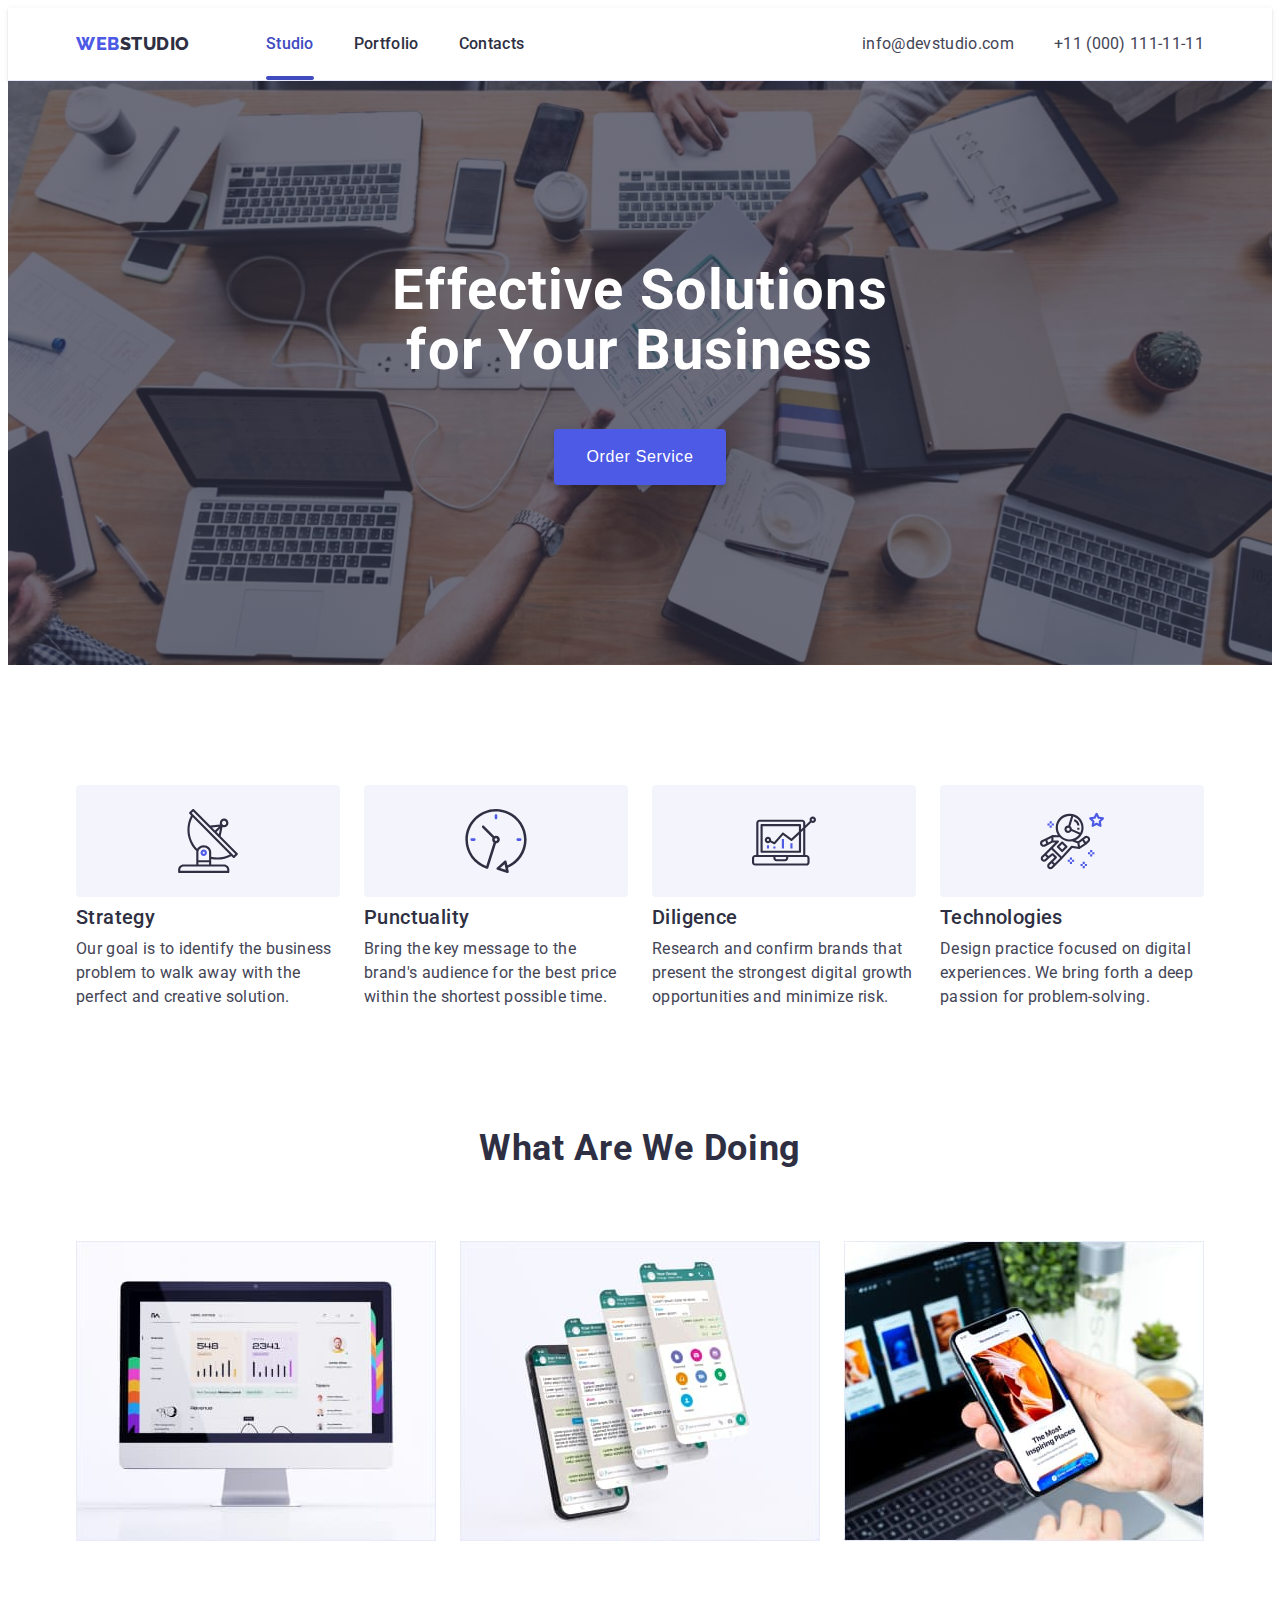
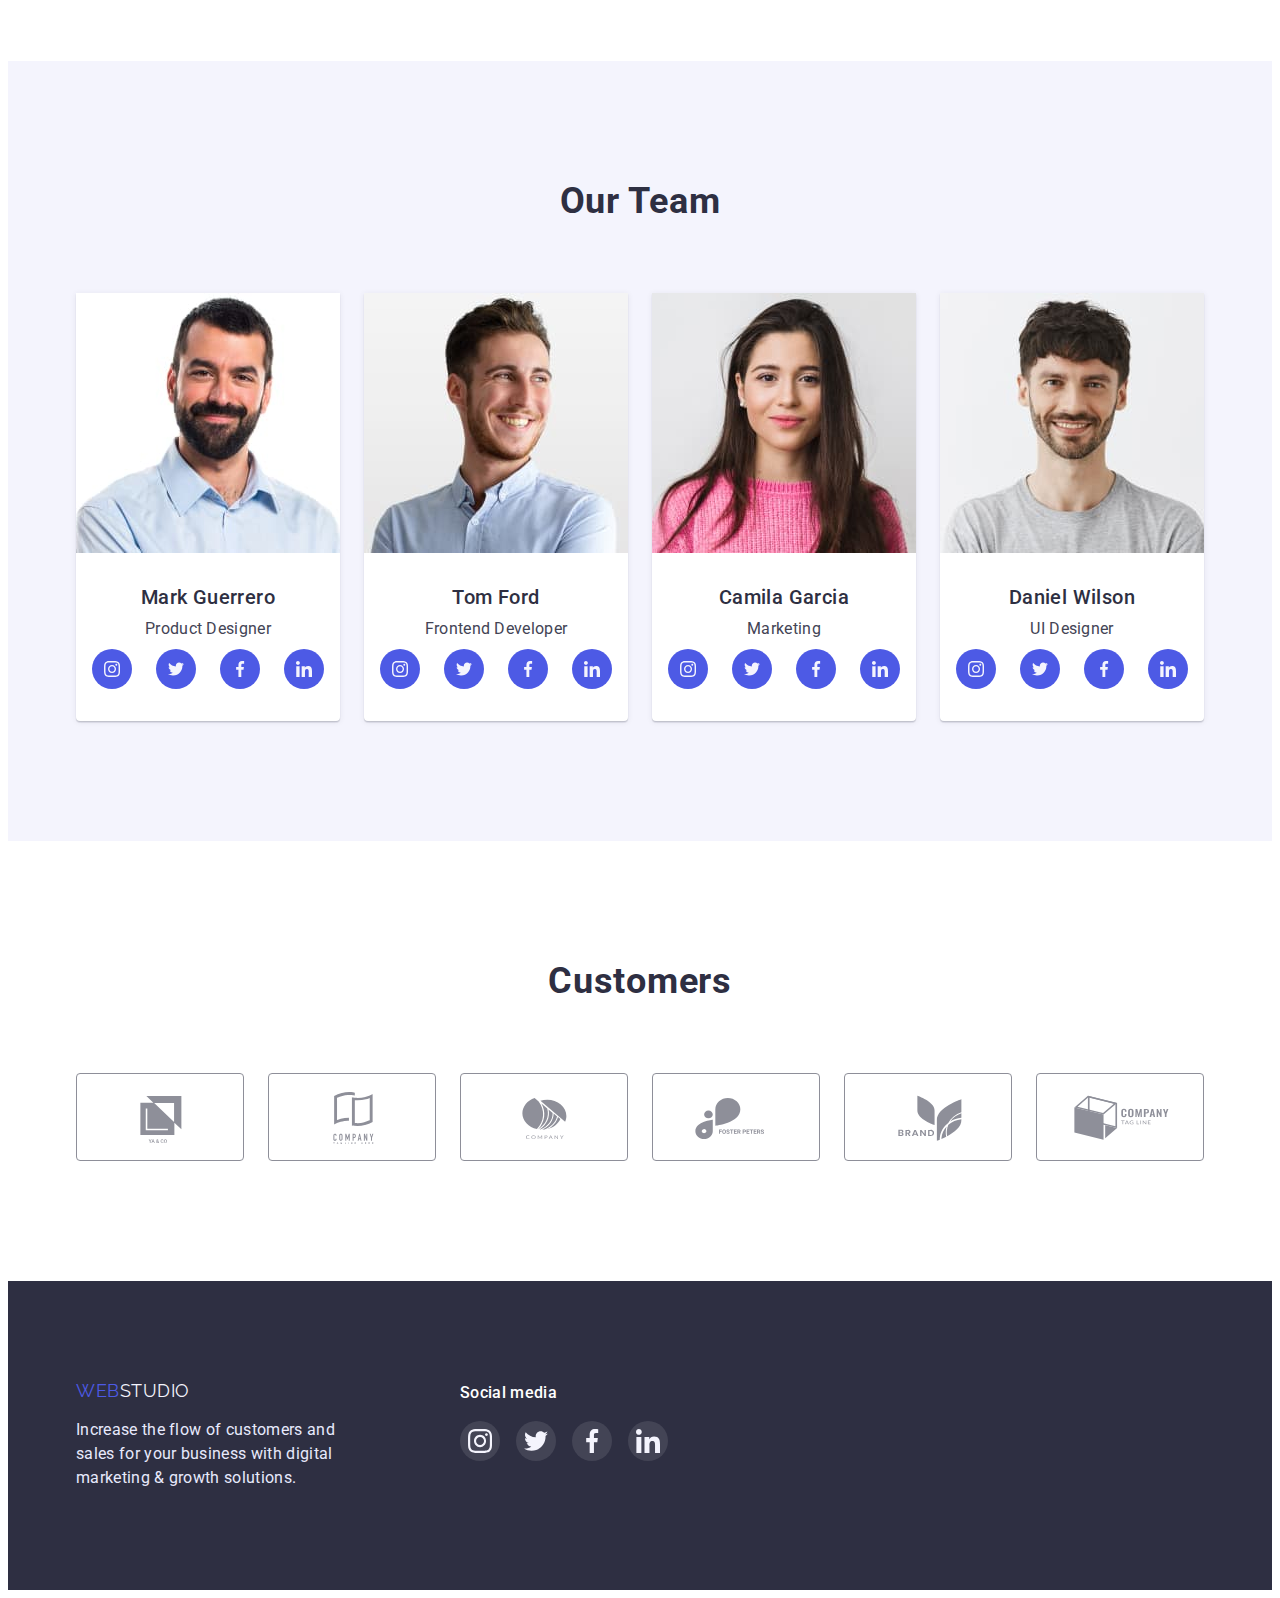
<file: index.html>
<!DOCTYPE html>
<html lang="en">
  <head>
    <meta charset="UTF-8" />
    <meta http-equiv="X-UA-Compatible" content="IE=edge" />
    <meta name="viewport" content="width=device-width, initial-scale=1.0" />
    <title>WebStudio</title>
    <link rel="preconnect" href="https://fonts.googleapis.com" />
    <link rel="preconnect" href="https://fonts.gstatic.com" crossorigin />
    <link
      href="https://fonts.googleapis.com/css2?family=Raleway:wght@800&family=Roboto:wght@400;500;700;900&display=swap"
      rel="stylesheet"
    />
    <link
      rel="stylesheet"
      href="https://cdnjs.cloudflare.com/ajax/libs/modern-normalize/1.1.0/modern-normalize.min.css"
      integrity="sha512-wpPYUAdjBVSE4KJnH1VR1HeZfpl1ub8YT/NKx4PuQ5NmX2tKuGu6U/JRp5y+Y8XG2tV+wKQpNHVUX03MfMFn9Q=="
      crossorigin="anonymous"
      referrerpolicy="no-referrer"
    />
    <link rel="stylesheet" href="./css/styles.css" />
  </head>

  <body>
    <!-- top line -->
    <header class="header">
      <div class="container page-header">
        <nav class="header-nav">
          <a href="./index.html" class="header-logo link"
            ><span class="header-web">Web</span>Studio</a
          >
          <ul class="menu list">
            <li class="menu-items">
              <a href="./index.html" class="menu-link link active">Studio</a>
            </li>
            <li class="menu-items">
              <a href="./portfolio.html" class="menu-link link">Portfolio</a>
            </li>
            <li class="menu-items">
              <a href="" class="menu-link link">Contacts</a>
            </li>
          </ul>
        </nav>
        <address class="contacts">
          <ul class="contacts-list list">
            <li class="contact-mail">
              <a href="mailto:info@devstudio.com" class="mail link"
                >info@devstudio.com</a
              >
            </li>
            <li class="contact-number">
              <a href="tel:+110001111111" class="number link"
                >+11 (000) 111-11-11</a
              >
            </li>
          </ul>
        </address>
      </div>
    </header>
    <!-- Hero -->
    <main>
      <section class="hearo">
        <div class="container hearo-container">
          <h1 class="hearo-title">Effective Solutions for Your Business</h1>
          <div class="button-container">
            <button type="button" data-modal-open class="hearo-btn">
              Order Service
            </button>
          </div>
        </div>
      </section>

      <!-- section 1 -->
      <section class="feature section">
        <div class="container">
          <h2 class="notitle">features</h2>
          <ul class="list feature-list">
            <li class="feature-item">
              <div class="feature-bg">
                <svg class="feature-icon" width="64" height="64">
                  <use href="./images/sprite.svg#icon-antenna"></use>
                </svg>
              </div>
              <h3 class="feature-title">Strategy</h3>
              <p class="feature-text">
                Our goal is to identify the business problem to walk away with
                the perfect and creative solution.
              </p>
            </li>
            <li class="feature-item">
              <div class="feature-bg">
                <svg class="feature-icon" width="64" height="64">
                  <use href="./images/sprite.svg#icon-clock"></use>
                </svg>
              </div>
              <h3 class="feature-title">Punctuality</h3>
              <p class="feature-text">
                Bring the key message to the brand's audience for the best price
                within the shortest possible time.
              </p>
            </li>
            <li class="feature-item">
              <div class="feature-bg">
                <svg class="feature-icon" width="64" height="64">
                  <use href="./images/sprite.svg#icon-diagram"></use>
                </svg>
              </div>
              <h3 class="feature-title">Diligence</h3>
              <p class="feature-text">
                Research and confirm brands that present the strongest digital
                growth opportunities and minimize risk.
              </p>
            </li>
            <li class="feature-item">
              <div class="feature-bg">
                <svg class="feature-icon" width="64" height="64">
                  <use href="./images/sprite.svg#icon-astronaut"></use>
                </svg>
              </div>
              <h3 class="feature-title">Technologies</h3>
              <p class="feature-text">
                Design practice focused on digital experiences. We bring forth a
                deep passion for problem-solving.
              </p>
            </li>
          </ul>
        </div>
      </section>
      <!-- section 2 -->
      <section class="doing section">
        <div class="container">
          <h2 class="doing-title">What are we doing</h2>
          <ul class="doing-list list">
            <li class="doing-img">
              <img
                class=""
                src="./images/img20.jpg"
                alt="computer"
                width="360"
                height="300"
              />
            </li>
            <li class="doing-img">
              <img
                src="./images/img21.jpg"
                alt="phone"
                width="360"
                height="300"
              />
            </li>
            <li class="doing-img">
              <img
                src="./images/img25.jpg"
                alt="computer and phene"
                width="360"
                height="300"
              />
            </li>
          </ul>
        </div>
      </section>
      <!-- section 3 -->
      <section class="team section">
        <div class="container">
          <h2 class="team-title">Our Team</h2>
          <ul class="team-list list">
            <li class="team-item">
              <img
                src="./images/img.jpg"
                alt="photo"
                width="264"
                height="292"
              />
              <div class="text-container">
                <h3 class="team-minititles">Mark Guerrero</h3>
                <p class="team-text">Product Designer</p>
                <ul class="social-list list">
                  <li class="social-list-item">
                    <a href="" class="social-list-link">
                      <svg class="social-list-icon" width="16" height="16">
                        <use href="./images/sprite.svg#icon-instagram"></use>
                      </svg>
                    </a>
                  </li>
                  <li class="social-list-item">
                    <a href="" class="social-list-link">
                      <svg class="social-list-icon" width="16" height="16">
                        <use href="./images/sprite.svg#icon-twitter"></use>
                      </svg>
                    </a>
                  </li>
                  <li class="social-list-item">
                    <a href="" class="social-list-link">
                      <svg class="social-list-icon" width="16" height="16">
                        <use href="./images/sprite.svg#icon-facebook"></use>
                      </svg>
                    </a>
                  </li>
                  <li class="social-list-item">
                    <a href="" class="social-list-link">
                      <svg class="social-list-icon" width="16" height="16">
                        <use href="./images/sprite.svg#icon-linkedin"></use>
                      </svg>
                    </a>
                  </li>
                </ul>
              </div>
            </li>
            <li class="team-item">
              <img
                src="./images/img11.jpg"
                alt="photo"
                width="264"
                height="292"
              />
              <div class="text-container">
                <h3 class="team-minititles">Tom Ford</h3>
                <p class="team-text">Frontend Developer</p>
                <ul class="social-list list">
                  <li class="social-list-item">
                    <a href="" class="social-list-link">
                      <svg class="social-list-icon" width="16" height="16">
                        <use href="./images/sprite.svg#icon-instagram"></use>
                      </svg>
                    </a>
                  </li>
                  <li class="social-list-item">
                    <a href="" class="social-list-link">
                      <svg class="social-list-icon" width="16" height="16">
                        <use href="./images/sprite.svg#icon-twitter"></use>
                      </svg>
                    </a>
                  </li>
                  <li class="social-list-item">
                    <a href="" class="social-list-link">
                      <svg class="social-list-icon" width="16" height="16">
                        <use href="./images/sprite.svg#icon-facebook"></use>
                      </svg>
                    </a>
                  </li>
                  <li class="social-list-item">
                    <a href="" class="social-list-link">
                      <svg class="social-list-icon" width="16" height="16">
                        <use href="./images/sprite.svg#icon-linkedin"></use>
                      </svg>
                    </a>
                  </li>
                </ul>
              </div>
            </li>
            <li class="team-item">
              <img
                src="./images/img22.jpg"
                alt="photo"
                width="264"
                height="292"
              />
              <div class="text-container">
                <h3 class="team-minititles">Camila Garcia</h3>
                <p class="team-text">Marketing</p>
                <ul class="social-list list">
                  <li class="social-list-item">
                    <a href="" class="social-list-link">
                      <svg class="social-list-icon" width="16" height="16">
                        <use href="./images/sprite.svg#icon-instagram"></use>
                      </svg>
                    </a>
                  </li>
                  <li class="social-list-item">
                    <a href="" class="social-list-link">
                      <svg class="social-list-icon" width="16" height="16">
                        <use href="./images/sprite.svg#icon-twitter"></use>
                      </svg>
                    </a>
                  </li>
                  <li class="social-list-item">
                    <a href="" class="social-list-link">
                      <svg class="social-list-icon" width="16" height="16">
                        <use href="./images/sprite.svg#icon-facebook"></use>
                      </svg>
                    </a>
                  </li>
                  <li class="social-list-item">
                    <a href="" class="social-list-link">
                      <svg class="social-list-icon" width="16" height="16">
                        <use href="./images/sprite.svg#icon-linkedin"></use>
                      </svg>
                    </a>
                  </li>
                </ul>
              </div>
            </li>
            <li class="team-item">
              <img
                src="./images/img33.jpg"
                alt="photo"
                width="264"
                height="292"
              />
              <div class="text-container">
                <h3 class="team-minititles">Daniel Wilson</h3>
                <p class="team-text">UI Designer</p>
                <ul class="social-list list">
                  <li class="social-list-item">
                    <a href="" class="social-list-link">
                      <svg class="social-list-icon" width="16" height="16">
                        <use href="./images/sprite.svg#icon-instagram"></use>
                      </svg>
                    </a>
                  </li>
                  <li class="social-list-item">
                    <a href="" class="social-list-link">
                      <svg class="social-list-icon" width="16" height="16">
                        <use href="./images/sprite.svg#icon-twitter"></use>
                      </svg>
                    </a>
                  </li>
                  <li class="social-list-item">
                    <a href="" class="social-list-link">
                      <svg class="social-list-icon" width="16" height="16">
                        <use href="./images/sprite.svg#icon-facebook"></use>
                      </svg>
                    </a>
                  </li>
                  <li class="social-list-item">
                    <a href="" class="social-list-link">
                      <svg class="social-list-icon" width="16" height="16">
                        <use href="./images/sprite.svg#icon-linkedin"></use>
                      </svg>
                    </a>
                  </li>
                </ul>
              </div>
            </li>
          </ul>
        </div>
      </section>
      <!-- partnier -->
      <section class="parnier section">
        <div class="container">
          <h2 class="partnier-title">Customers</h2>
          <ul class="partnier-list list">
            <li class="partnier-item">
              <a href="" class="partnier-link link">
                <svg class="partnier-icon" width="104" height="56">
                  <use href="./images/sprite.svg#icon-logo-one"></use>
                </svg>
              </a>
            </li>
            <li class="partnier-item">
              <a href="" class="partnier-link link">
                <svg class="partnier-icon" width="104" height="56">
                  <use href="./images/sprite.svg#icon-logo-two"></use>
                </svg>
              </a>
            </li>
            <li class="partnier-item">
              <a href="" class="partnier-link link">
                <svg class="partnier-icon" width="104" height="56">
                  <use href="./images/sprite.svg#icon-logo-three"></use>
                </svg>
              </a>
            </li>
            <li class="partnier-item">
              <a href="" class="partnier-link link">
                <svg class="partnier-icon" width="104" height="56">
                  <use href="./images/sprite.svg#icon-logo-four"></use>
                </svg>
              </a>
            </li>
            <li class="partnier-item">
              <a href="" class="partnier-link link">
                <svg class="partnier-icon" width="104" height="56">
                  <use href="./images/sprite.svg#icon-logo-five"></use>
                </svg>
              </a>
            </li>
            <li class="partnier-item">
              <a href="" class="partnier-link link">
                <svg class="partnier-icon" width="104" height="56">
                  <use href="./images/sprite.svg#icon-logo-six"></use>
                </svg>
              </a>
            </li>
          </ul>
        </div>
      </section>
    </main>
    <!-- footer -->
    <footer class="footer">
      <div class="footer-container container">
        <div>
          <a href="./index.html" class="footer-link link"
            ><span class="footer-web">Web</span>Studio</a
          >

          <p class="footer-text">
            Increase the flow of customers and sales for your business with
            digital marketing & growth solutions.
          </p>
        </div>
        <div class="footer-social-container">
          <h3 class="footer-social-title">Social media</h3>
          <ul class="footer-social-list list">
            <li class="footer-social-item">
              <a href="" class="footer-social-link link">
                <svg class="footer-social-icon" width="24" height="24">
                  <use href="./images/sprite.svg#icon-instagram"></use>
                </svg>
              </a>
            </li>
            <li class="footer-social-item">
              <a href="" class="footer-social-link">
                <svg class="footer-social-icon" width="24" height="24">
                  <use href="./images/sprite.svg#icon-twitter"></use>
                </svg>
              </a>
            </li>
            <li class="footer-social-item">
              <a href="" class="footer-social-link">
                <svg class="footer-social-icon" width="24" height="24">
                  <use href="./images/sprite.svg#icon-facebook"></use>
                </svg>
              </a>
            </li>
            <li class="footer-social-item">
              <a href="" class="footer-social-link">
                <svg class="footer-social-icon" width="24" height="24">
                  <use href="./images/sprite.svg#icon-linkedin"></use>
                </svg>
              </a>
            </li>
          </ul>
        </div>
      </div>
    </footer>
    <div class="backdrop is-hidden" data-modal>
      <div class="modal">
        <button type="button" data-modal-close class="modal-close">
          <svg class="btn-modal" width="8" height="8">
            <use href="./images/sprite.svg#icon-close"></use>
          </svg>
        </button>
      </div>
    </div>
    <script src="./js/modal.js"></script>
  </body>
</html>
</file>
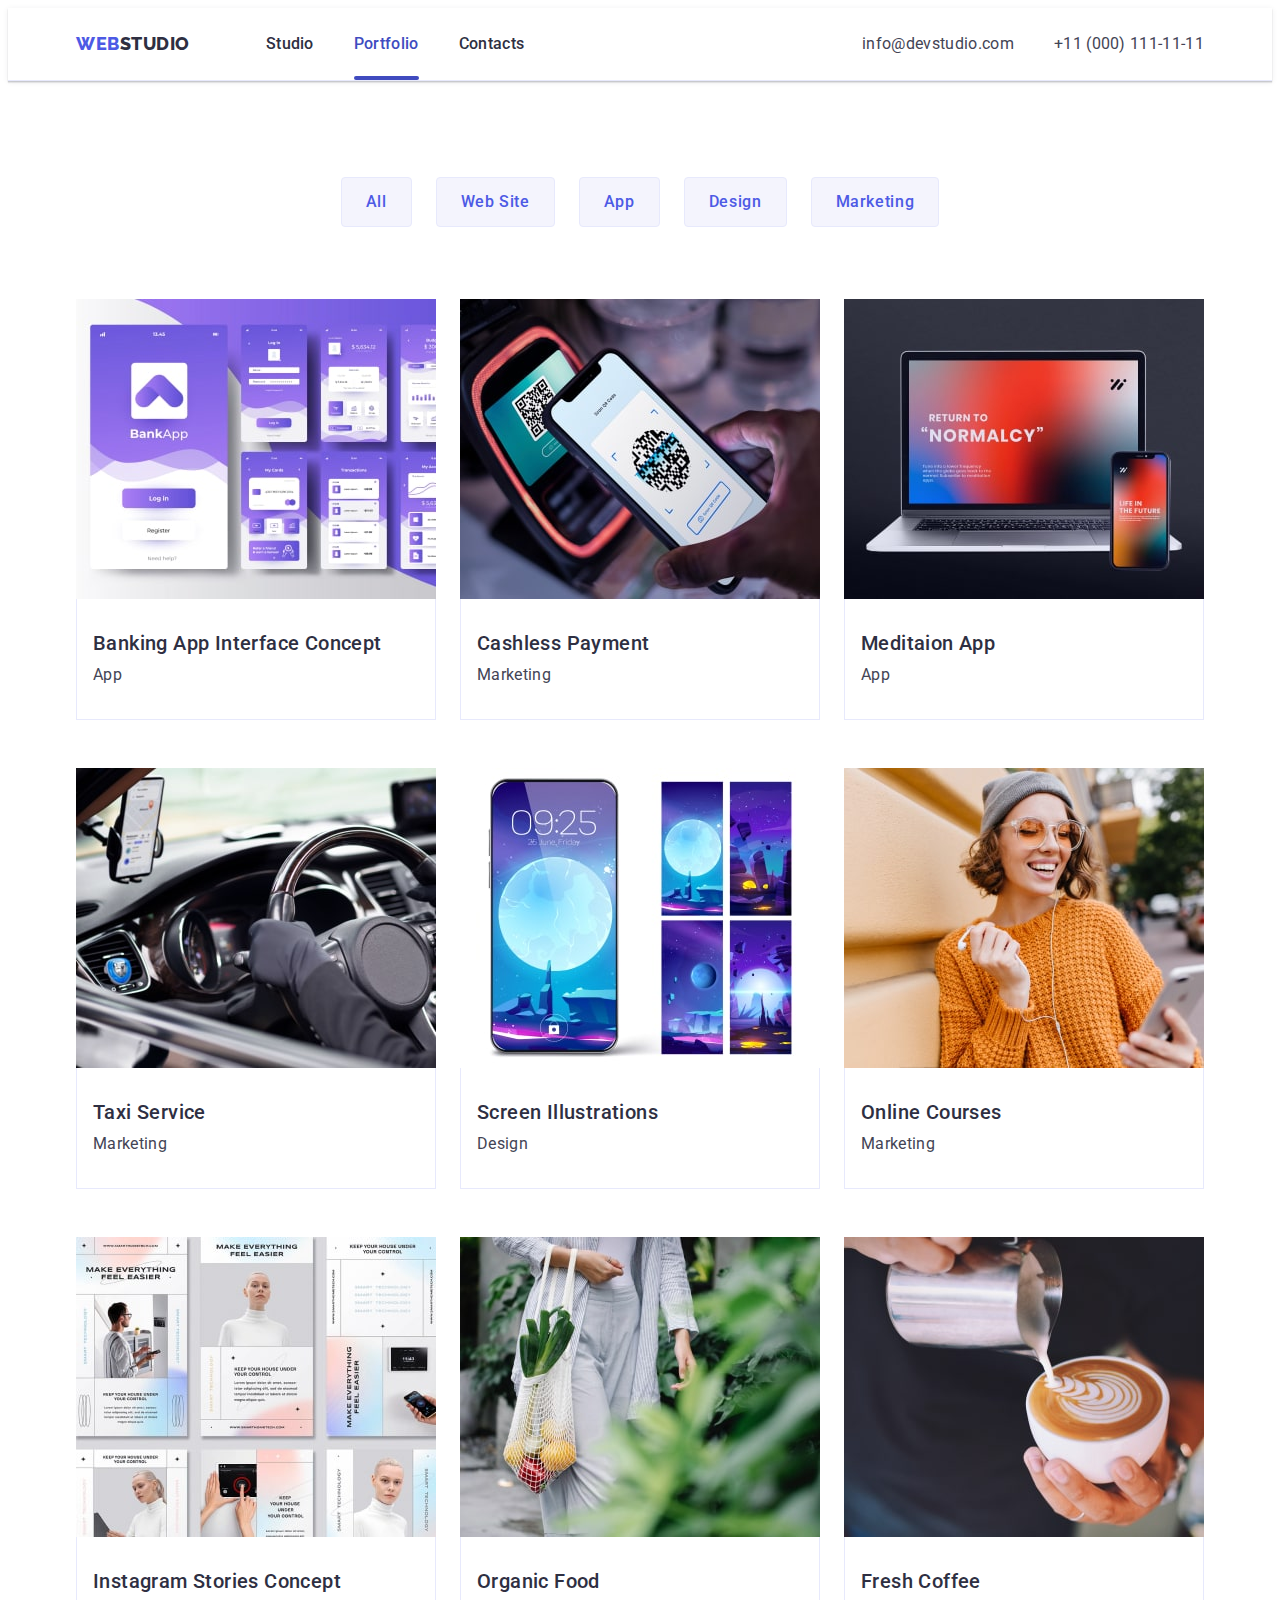
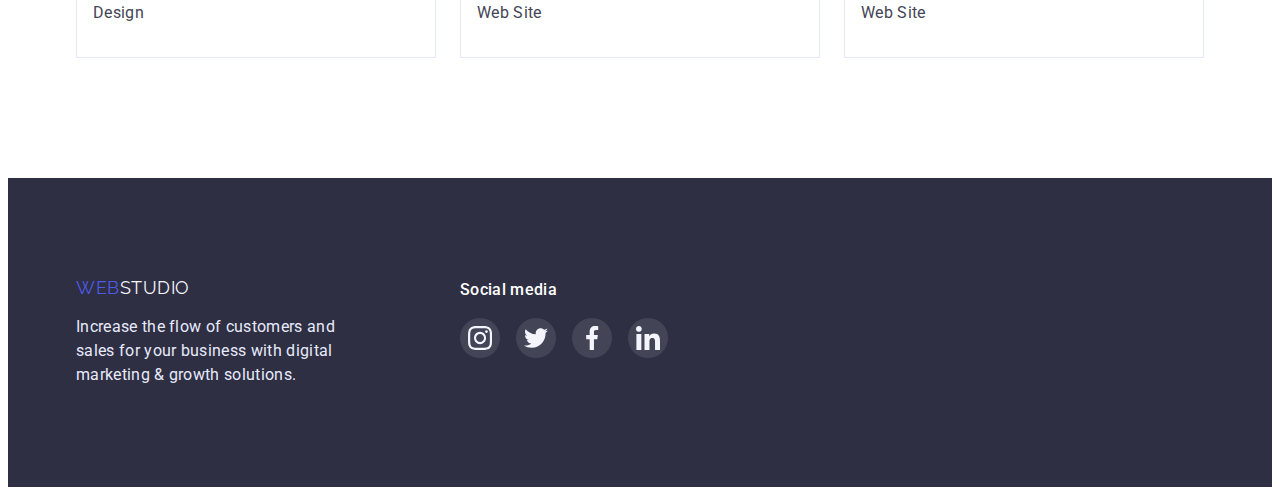
<file: portfolio.html>
<!DOCTYPE html>
<html lang="en">
  <head>
    <meta charset="UTF-8" />
    <meta http-equiv="X-UA-Compatible" content="IE=edge" />
    <meta name="viewport" content="width=device-width, initial-scale=1.0" />
    <title>Portfolio</title>
    <link rel="preconnect" href="https://fonts.googleapis.com" />
    <link rel="preconnect" href="https://fonts.gstatic.com" crossorigin />
    <link
      href="https://fonts.googleapis.com/css2?family=Raleway:wght@800&family=Roboto:wght@400;500;700;900&display=swap"
      rel="stylesheet"
    />
    <link
      rel="stylesheet"
      href="https://cdnjs.cloudflare.com/ajax/libs/modern-normalize/1.1.0/modern-normalize.min.css"
      integrity="sha512-wpPYUAdjBVSE4KJnH1VR1HeZfpl1ub8YT/NKx4PuQ5NmX2tKuGu6U/JRp5y+Y8XG2tV+wKQpNHVUX03MfMFn9Q=="
      crossorigin="anonymous"
      referrerpolicy="no-referrer"
    />
    <link rel="stylesheet" href="./css/styles.css" />
  </head>

  <body>
    <!-- top line -->
    <header class="header">
      <div class="container page-header">
        <nav class="header-nav">
          <a href="./index.html" class="header-logo link"
            ><span class="header-web">Web</span>Studio</a
          >
          <ul class="menu list">
            <li class="menu-items">
              <a href="./index.html" class="menu-link link">Studio</a>
            </li>
            <li class="menu-items">
              <a href="./portfolio.html" class="menu-link link active"
                >Portfolio</a
              >
            </li>
            <li class="menu-items">
              <a href="" class="menu-link link">Contacts</a>
            </li>
          </ul>
        </nav>
        <address class="contacts">
          <ul class="contacts-list list">
            <li class="contact-mail">
              <a href="mailto:info@devstudio.com" class="mail link"
                >info@devstudio.com</a
              >
            </li>
            <li class="contact-number">
              <a href="tel:+110001111111" class="number link"
                >+11 (000) 111-11-11</a
              >
            </li>
          </ul>
        </address>
      </div>
    </header>
    <!--buttons -->
    <main>
      <section class="content section">
        <div class="portfilio container">
          <h1 class="notitle">portfolio</h1>

          <ul class="btn-list list">
            <li>
              <button type="button" class="btn-all batton-list">All</button>
            </li>
            <li>
              <button type="button" class="btn-site batton-list">
                Web Site
              </button>
            </li>
            <li>
              <button type="button" class="btn-app batton-list">App</button>
            </li>
            <li>
              <button type="button" class="btn-design batton-list">
                Design
              </button>
            </li>
            <li>
              <button type="button" class="btn-marketing batton-list">
                Marketing
              </button>
            </li>
          </ul>

          <!-- row1 -->

          <ul class="row-list list">
            <li class="row-item">
              <a href="./portfolio.html" class="row-link link">
                <div class="row-link-img">
                  <img
                    src="./images/img1.jpg"
                    alt="girl"
                    width="360"
                    height="300"
                  />
                  <p class="overley">
                    14 Stylish and User-Friendly App Design Concepts · Task
                    Manager App · Calorie Tracker App · Exotic Fruit Ecommerce
                    App · Cloud Storage App
                  </p>
                </div>

                <div class="list-text">
                  <h2 class="row-title">Banking App Interface Concept</h2>
                  <p class="row-text">App</p>
                </div>
              </a>
            </li>
            <li class="row-item">
              <a href="./portfolio.html" class="row-link link">
                <div class="row-link-img">
                  <img
                    src="./images/img2.jpg"
                    alt="Cashless Payment"
                    width="360"
                    height="300"
                  />
                  <p class="overley">
                    14 Stylish and User-Friendly App Design Concepts · Task
                    Manager App · Calorie Tracker App · Exotic Fruit Ecommerce
                    App · Cloud Storage App
                  </p>
                </div>
                <div class="list-text">
                  <h2 class="row-title">Cashless Payment</h2>
                  <p class="row-text">Marketing</p>
                </div></a
              >
            </li>
            <li class="row-item">
              <a href="./portfolio.html" class="row-link link">
                <div class="row-link-img">
                  <img
                    src="./images/img3.jpg"
                    alt="Meditaion App"
                    width="360"
                    height="300"
                  />
                  <p class="overley">
                    14 Stylish and User-Friendly App Design Concepts · Task
                    Manager App · Calorie Tracker App · Exotic Fruit Ecommerce
                    App · Cloud Storage App
                  </p>
                </div>
                <div class="list-text">
                  <h2 class="row-title">Meditaion App</h2>
                  <p class="row-text">App</p>
                </div></a
              >
            </li>
            <!-- row2 -->
            <li class="row-item">
              <a href="./portfolio.html" class="row-link link">
                <div class="row-link-img">
                  <img
                    src="./images/img4.jpg"
                    alt="car"
                    width="360"
                    height="300"
                  />
                  <p class="overley">
                    14 Stylish and User-Friendly App Design Concepts · Task
                    Manager App · Calorie Tracker App · Exotic Fruit Ecommerce
                    App · Cloud Storage App
                  </p>
                </div>
                <div class="list-text">
                  <h2 class="row-title">Taxi Service</h2>
                  <p class="row-text">Marketing</p>
                </div></a
              >
            </li>
            <li class="row-item">
              <a href="./portfolio.html" class="row-link link">
                <div class="row-link-img">
                  <img
                    src="./images/img5.jpg"
                    alt="girl"
                    width="360"
                    height="300"
                  />
                  <p class="overley">
                    14 Stylish and User-Friendly App Design Concepts · Task
                    Manager App · Calorie Tracker App · Exotic Fruit Ecommerce
                    App · Cloud Storage App
                  </p>
                </div>
                <div class="list-text">
                  <h2 class="row-title">Screen Illustrations</h2>
                  <p class="row-text">Design</p>
                </div></a
              >
            </li>
            <li class="row-item">
              <a href="./portfolio.html" class="row-link link">
                <div class="row-link-img">
                  <img
                    src="./images/img6.jpg "
                    alt="mobile"
                    width="360"
                    height="300"
                  />
                  <p class="overley">
                    14 Stylish and User-Friendly App Design Concepts · Task
                    Manager App · Calorie Tracker App · Exotic Fruit Ecommerce
                    App · Cloud Storage App
                  </p>
                </div>
                <div class="list-text">
                  <h2 class="row-title">Online Courses</h2>
                  <p class="row-text">Marketing</p>
                </div></a
              >
            </li>
            <li class="row-item">
              <a href="./portfolio.html" class="row-link link">
                <div class="row-link-img">
                  <img
                    src="./images/img7.jpg"
                    alt="instagramm"
                    width="360"
                    height="300"
                  />
                  <p class="overley">
                    14 Stylish and User-Friendly App Design Concepts · Task
                    Manager App · Calorie Tracker App · Exotic Fruit Ecommerce
                    App · Cloud Storage App
                  </p>
                </div>

                <div class="list-text">
                  <h2 class="row-title">Instagram Stories Concept</h2>
                  <p class="row-text">Design</p>
                </div></a
              >
            </li>
            <li class="row-item">
              <a href="./portfolio.html" class="row-link link">
                <div class="row-link-img">
                  <img
                    src="./images/img8.jpg"
                    alt="food"
                    width="360"
                    height="300"
                  />
                  <p class="overley">
                    14 Stylish and User-Friendly App Design Concepts · Task
                    Manager App · Calorie Tracker App · Exotic Fruit Ecommerce
                    App · Cloud Storage App
                  </p>
                </div>
                <div class="list-text">
                  <h2 class="row-title">Organic Food</h2>
                  <p class="row-text">Web Site</p>
                </div></a
              >
            </li>
            <li class="row-item">
              <a href="./portfolio.html" class="row-link link">
                <div class="row-link-img">
                  <img
                    src="./images/img9.jpg"
                    alt="coffe"
                    width="360"
                    height="300"
                  />
                  <p class="overley">
                    14 Stylish and User-Friendly App Design Concepts · Task
                    Manager App · Calorie Tracker App · Exotic Fruit Ecommerce
                    App · Cloud Storage App
                  </p>
                </div>
                <div class="list-text">
                  <h2 class="row-title">Fresh Coffee</h2>
                  <p class="row-text">Web Site</p>
                </div>
              </a>
            </li>
          </ul>
        </div>
      </section>
    </main>
    <!-- footer -->
    <footer class="footer">
      <div class="footer-container container">
        <div>
          <a href="./index.html" class="footer-link link"
            ><span class="footer-web">Web</span>Studio</a
          >

          <p class="footer-text">
            Increase the flow of customers and sales for your business with
            digital marketing & growth solutions.
          </p>
        </div>
        <div class="footer-social-container">
          <h3 class="footer-social-title">Social media</h3>
          <ul class="footer-social-list list">
            <li class="footer-social-item">
              <a href="" class="footer-social-link link">
                <svg class="footer-social-icon" width="24" height="24">
                  <use href="./images/sprite.svg#icon-instagram"></use>
                </svg>
              </a>
            </li>
            <li class="footer-social-item">
              <a href="" class="footer-social-link">
                <svg class="footer-social-icon" width="24" height="24">
                  <use href="./images/sprite.svg#icon-twitter"></use>
                </svg>
              </a>
            </li>
            <li class="footer-social-item">
              <a href="" class="footer-social-link">
                <svg class="footer-social-icon" width="24" height="24">
                  <use href="./images/sprite.svg#icon-facebook"></use>
                </svg>
              </a>
            </li>
            <li class="footer-social-item">
              <a href="" class="footer-social-link">
                <svg class="footer-social-icon" width="24" height="24">
                  <use href="./images/sprite.svg#icon-linkedin"></use>
                </svg>
              </a>
            </li>
          </ul>
        </div>
      </div>
    </footer>
  </body>
</html>
</file>
<file: css/styles.css>
:root {
  --primary-brand: #4d5ae5;
  --pressed-state: #404bbf;
  --dark: #2e2f42;
  --success: #31d0aa;
  --text: #434455;
  --subtle-text: #8e8f99;
  --accent: #e7e9fc;
  --light: #f4f4fd;
  --modal-overlay: #2e2f42;
  --hero-background: #2e2f42;
  --white: #ffffff;
  --bg-icon: #f4f4fd;

  --animation-function: cubic-bezier(0.4, 0, 0.2, 1);
  --animation-duration: 250ms;
}
body {
  font-family: "Roboto", sans-serif;
  background: var(--white);
  color: var(--dark);
}
html {
  box-sizing: border-box;
}
*,
*::before,
*::after {
  box-sizing: inherit;
}
h1,
h2,
h3,
p {
  margin-bottom: 0;
  margin-top: 0;
}
ul,
ol {
  margin-bottom: 0;
  margin-top: 0;
  padding-left: 0;
}
img {
  display: block;
  max-width: 100%;
  height: auto;
}

.list {
  list-style: none;
}
.link {
  text-decoration: none;
}
.notitle {
  position: absolute;
  width: 1px;
  height: 1px;
  margin: -1px;
  border: 0;
  padding: 0;

  white-space: nowrap;
  clip-path: inset(100%);
  clip: rect(0 0 0 0);
  overflow: hidden;
}
.section {
  padding-bottom: 120px;
  padding-top: 120px;
}
/* header */
.header {
  padding: 24px 0;
  border-bottom: 1px solid #e7e9fc;
  box-shadow: 0px 2px 1px rgba(46, 47, 66, 0.08),
    0px 1px 1px rgba(46, 47, 66, 0.16), 0px 1px 6px rgba(46, 47, 66, 0.08);
}
.page-header {
  display: flex;
  align-items: center;
}
.header-nav {
  display: flex;
  align-items: center;
}
.header-web {
  font-family: "Raleway", sans-serif;
  font-weight: 800;
  font-size: 18px;
  line-height: 1.33;

  letter-spacing: 0.03em;
  text-transform: uppercase;
  color: var(--primary-brand);
}
.header-logo {
  font-family: "Raleway";
  font-style: normal;
  font-weight: 800;
  font-size: 18px;
  line-height: 1.33;
  display: flex;
  align-items: center;
  letter-spacing: 0.03em;
  text-transform: uppercase;
  color: var(--dark);
  margin-right: 76px;
}
.menu {
  display: flex;
  align-items: center;
}
.menu-link {
  position: relative;
  transition: color var(--animation-duration) var(--animation-function);
  font-weight: 500;
  font-size: 16px;
  line-height: 1.5;
  letter-spacing: 0.02em;
  color: var(--dark);
  padding-top: 24px;
  padding-bottom: 24px;
}
.menu-items:not(:last-child) {
  margin-right: 40px;
}
.menu-link:focus,
.menu-link:hover,
.menu-link:active {
  color: var(--pressed-state);
}
.menu-link:active {
  position: relative;
  text-decoration: underline;
  color: var(--pressed-state);
}
.active {
  color: var(--pressed-state);
}
.mail,
.number {
  font-size: 16px;
  line-height: 1.5;
  letter-spacing: 0.02em;
  color: var(--text);
  transition: color var(--animation-duration) var(--animation-function);
}
.contacts {
  font-style: normal;
  margin-left: auto;
}
.contacts-list {
  display: flex;
  align-items: center;
}
.contact-mail {
  margin-right: 40px;
}
.mail:focus,
.number:focus,
.mail:hover,
.number:hover {
  color: var(--pressed-state);
}
.menu-link.active::after {
  content: "";
  position: absolute;
  left: 0;
  bottom: -3px;
  display: block;
  width: 100%;
  height: 4px;
  background-color: var(--pressed-state);
  border-radius: 2px;
  transform: scale(1);
  color: var(--pressed-state);
}

/* hearo */
.hearo {
  background: var(--dark);
  padding: 180px 0;
  background-image: linear-gradient(
      rgba(46, 47, 66, 0.7),
      rgba(46, 47, 66, 0.7)
    ),
    url(../images/people-office.jpg);

  background-position: center;
  background-repeat: no-repeat;
  max-width: 1440px;
  margin: 0 auto;
  background-size: cover;
}
.hearo-container {
  display: flex;
  text-align: center;
  flex-direction: column;
  align-items: center;
  flex-wrap: wrap;
}

.hearo-title {
  font-weight: 700;
  font-size: 56px;
  line-height: 1.07;

  letter-spacing: 0.02em;

  color: var(--white);

  width: 507px;
  margin: 0 auto 48px;
}

.hearo-btn {
  transition: background-color var(--animation-duration)
    var(--animation-function);
  font-weight: 500;
  font-size: 16px;
  line-height: 1.5;
  height: 10px;
  letter-spacing: 0.04em;
  cursor: pointer;
  color: var(--white);

  padding: 16px 32px;
  gap: 10px;

  background: var(--primary-brand);
  box-shadow: 0px 4px 4px rgba(0, 0, 0, 0.15);
  border-radius: 4px;
  flex-basis: 56px;
  height: 56px;
  border: none;
}
.hearo-btn:focus,
.hearo-btn:hover {
  background-color: var(--pressed-state);
}
/* advantage */

.feature-item:not(:nth-child(4n)) {
  margin-right: 24px;
}
.feature-list {
  display: flex;
}
.feature-title {
  font-weight: 500;
  font-size: 20px;
  line-height: 1.2;
  letter-spacing: 0.02em;
  margin-bottom: 8px;
}
.feature-text {
  font-size: 16px;
  line-height: 1.5;
  letter-spacing: 0.02em;
  color: var(--text);
}
.feature-item {
  width: 264px;
}
.feature-bg {
  display: flex;
  align-items: center;
  background-color: var(--bg-icon);
  justify-content: center;

  height: 112px;
  margin-bottom: 8px;
  border-radius: 4px;
}
/* .feature-icon {
  display: flex;
  align-items: center;
  margin: 0 auto;
} */

/* doing */
.doing {
  padding-top: 0;
}
.doing-list {
  display: flex;
}
.doing-img:not(:nth-child(3n)) {
  margin-right: 24px;
}
.doing-title {
  font-weight: 700;
  font-size: 36px;
  line-height: 1.11;
  text-align: center;
  letter-spacing: 0.02em;
  text-transform: capitalize;
  margin-bottom: 72px;
}

/* team */
.team {
  background: var(--light);
}
.team-title {
  font-family: "Roboto";
  font-style: normal;
  font-weight: 700;
  font-size: 36px;
  line-height: 40px;
  text-align: center;
  letter-spacing: 0.02em;
  text-transform: capitalize;
  margin-bottom: 72px;
}
.team-list {
  display: flex;
}
.team-list > li {
  background-color: #ffffff;
  box-shadow: 0px 1px 6px rgba(46, 47, 66, 0.08),
    0px 1px 1px rgba(46, 47, 66, 0.16), 0px 2px 1px rgba(46, 47, 66, 0.08);
  border-radius: 0px 0px 4px 4px;
}

.team-item:not(:nth-child(4n)) {
  margin-right: 24px;
}
.text-container {
  padding-top: 32px;
  padding-bottom: 32px;
}
.team-minititles {
  font-weight: 500;
  font-size: 20px;
  line-height: 1.2;
  margin-bottom: 8px;
  text-align: center;
  letter-spacing: 0.02em;
}
.team-text {
  font-size: 16px;
  line-height: 1.5;
  text-align: center;
  letter-spacing: 0.02em;
  color: var(--text);
  margin-bottom: 8px;
}

.social-list-link {
  transition: background-color var(--animation-duration)
    var(--animation-function);
  display: flex;
  justify-content: center;
  align-items: center;
  width: 40px;
  height: 40px;
  border-radius: 50%;
  background-color: var(--primary-brand);
}

.social-list-link:hover,
.social-list-link:focus {
  background-color: var(--pressed-state);
}

.social-list {
  display: flex;
  justify-content: center;
  gap: 24px;
}

.social-list-icon {
  fill: var(--light);
}

/* partniers */
.partnier-title {
  font-family: "Roboto";
  font-style: normal;
  font-weight: 700;
  font-size: 36px;
  line-height: 40px;
  text-align: center;
  letter-spacing: 0.02em;
  text-transform: capitalize;
  margin-bottom: 72px;
}
.partnier-list {
  display: flex;
  gap: 24px;
  justify-content: center;
}

.partnier-item {
  width: 168px;
  height: 88px;
}
.partnier-link {
  transition: color var(--animation-duration) var(--animation-function),
    border-color var(--animation-duration) var(--animation-function);
  display: flex;
  justify-content: center;
  align-items: center;
  width: 100%;
  height: 100%;

  border: 1px solid var(--subtle-text);
  border-radius: 4px;
  color: var(--subtle-text);
}
.partnier-link:hover,
.partnier-link:focus {
  border-color: var(--primary-brand);
  color: var(--primary-brand);
}

.partnier-icon {
  fill: currentColor;
}
/* footer */
.footer {
  background: var(--dark);
  padding: 100px 0;
}
.footer-link {
  font-family: "Raleway";
  font-size: 18px;
  line-height: 1.16;
  display: inline-block;
  letter-spacing: 0.03em;
  text-transform: uppercase;
  color: var(--light);
  margin-bottom: 16px;
}
.footer-web {
  color: var(--primary-brand);
}
.footer-text {
  line-height: 1.5;
  letter-spacing: 0.02em;
  color: var(--accent);
  width: 264px;
}
.footer-social-title {
  font-weight: 500;
  font-size: 16px;
  line-height: 24px;

  letter-spacing: 0.02em;

  color: #ffffff;
  margin-bottom: 16px;
}
.footer-container {
  display: flex;
}
.footer-social-container {
  display: inline-block;
  margin-left: 120px;
}
.footer-social-list {
  display: flex;
  justify-content: center;
  gap: 16px;
}
.footer-social-item {
  width: 40px;
  height: 40px;
}
.footer-social-link {
  transition: background-color var(--animation-duration)
    var(--animation-function);
  display: flex;
  justify-content: center;
  align-items: center;
  width: 100%;
  height: 100%;
  border-radius: 50%;
  background-color: rgba(255, 255, 255, 0.1);
}
.footer-social-link:hover,
.footer-social-link:focus {
  background-color: var(--success);
}

/* ================MODAL================ */
.backdrop {
  width: 100%;
  height: 100%;
  background: rgba(46, 47, 66, 0.4);
  position: fixed;
  top: 0;
  left: 0;
  transition: opacity 250ms cubic-bezier(0.4, 0, 0.2, 1),
    visibility 250ms cubic-bezier(0.4, 0, 0.2, 1);
  opacity: 1;
}

.modal {
  width: 408px;
  height: 584px;
  padding: 24px;
  background: #e7e9fc;
  border: 1px solid rgba(0, 0, 0, 0.1);
  position: absolute;
  top: 50%;
  left: 50%;
  transform: translate(-50%, -50%) scale(1);
  transition: transform 250ms cubic-bezier(0.4, 0, 0.2, 1);
}

.modal-close {
  position: absolute;
  transition: background-color var(--animation-duration)
    var(--animation-function);

  display: flex;
  top: 24px;
  right: 24px;
  align-items: center;
  justify-content: center;

  cursor: pointer;
  width: 24px;
  height: 24px;
  border-radius: 50%;
  border: 1px solid rgba(0, 0, 0, 0.1);
  background-color: var(--accent);
}

.is-hidden {
  opacity: 0;
  visibility: hidden;
  pointer-events: none;
}
.backdrop .is-hidden .modal {
  transform: translate(-50%, -50%) scale(0);
}

.btn-modal {
  transition: fill var(--animation-duration) var(--animation-function);
  fill: currentColor;
}

.modal-close:hover,
.modal-close:focus {
  border-color: var(--pressed-state);
  background-color: var(--pressed-state);
}

.modal-close:hover .btn-modal,
.modal-close:focus .btn-modal {
  fill: var(--white);
}

/* page portfolio */
.content {
  padding-top: 96px;
  padding-bottom: 120px;
}
/* btn */
.btn-list {
  display: flex;
  justify-content: center;
  text-align: center;
  margin-bottom: 72px;
}
.btn-list > li:not(:nth-child(5n)) {
  margin-right: 24px;
}

.batton-list {
  background: var(--light);
  cursor: pointer;
  border: 1px solid var(--accent);
  border-radius: 4px;
  font-weight: 500;
  font-size: 16px;
  line-height: 1.5;
  padding: 12px 24px;
  letter-spacing: 0.04em;
  color: var(--primary-brand);
  font-family: inherit;
  transition: box-shadow var(--animation-duration) var(--animation-function),
    background-color var(--animation-duration) var(--animation-function),
    color var(--animation-duration) var(--animation-function),
    border-color var(--animation-duration) var(--animation-function);
}
.batton-list:hover,
.batton-list:focus {
  background-color: var(--pressed-state);
  color: var(--white);
  border-color: var(--pressed-state);
  box-shadow: 0px 3px 1px rgba(0, 0, 0, 0.1), 0px 2px 1px rgba(0, 0, 0, 0.08),
    0px 2px 2px rgba(0, 0, 0, 0.12);
}

/* all row */
.row-list {
  padding: 0;
  margin: 0;
  list-style: none;
  display: flex;
  flex-wrap: wrap;
  margin-left: calc(-1 * 24px);
  margin-top: calc(-1 * 48px);
}

.row-list > li {
  flex-basis: calc(100% / 3 - 24px);
  margin-left: 24px;
  margin-top: 48px;
}
.list-text {
  padding: 32px 16px;

  border: 1px solid #e7e9fc;
  border-top: 0;
}
.row-title {
  font-weight: 500;
  font-size: 20px;
  line-height: 1.2;

  letter-spacing: 0.02em;
  margin-bottom: 8px;
}
.row-text {
  font-size: 16px;
  line-height: 1.5;
  letter-spacing: 0.02em;
  color: var(--text);
}
.row-link {
  color: var(--dark);
  transition: box-shadow var(--animation-duration) var(--animation-function);
}
.row-link:hover,
.row-link:focus {
  display: block;
  box-shadow: 0px 1px 6px rgba(46, 47, 66, 0.08),
    0px 1px 1px rgba(46, 47, 66, 0.16), 0px 2px 1px rgba(46, 47, 66, 0.08);
}
.row-item {
  flex-basis: calc(100% / 3 - 24px);
  margin-left: 24px;
  margin-top: 48px;
}
.row-link-img {
  position: relative;
  overflow: hidden;
}
.row-link:hover .overley,
.row-link:focus .overley {
  transform: translateY(0);
}

/* visual */
.container {
  width: 1158px;
  margin: 0 auto;

  padding-left: 15px;
  padding-right: 15px;
}
.text {
  width: 264px;
  margin: 0 auto;
}
.overley {
  background-color: rgba(77, 90, 229, 1);
  color: #f4f4fd;
  position: absolute;
  padding: 40px 32px;
  top: 0;
  left: 0;
  width: 100%;
  height: 100%;
  overflow: auto;

  transform: translate(0, 100%);

  transition: transform 250ms cubic-bezier(0.4, 0, 0.2, 1);
}
</file>
